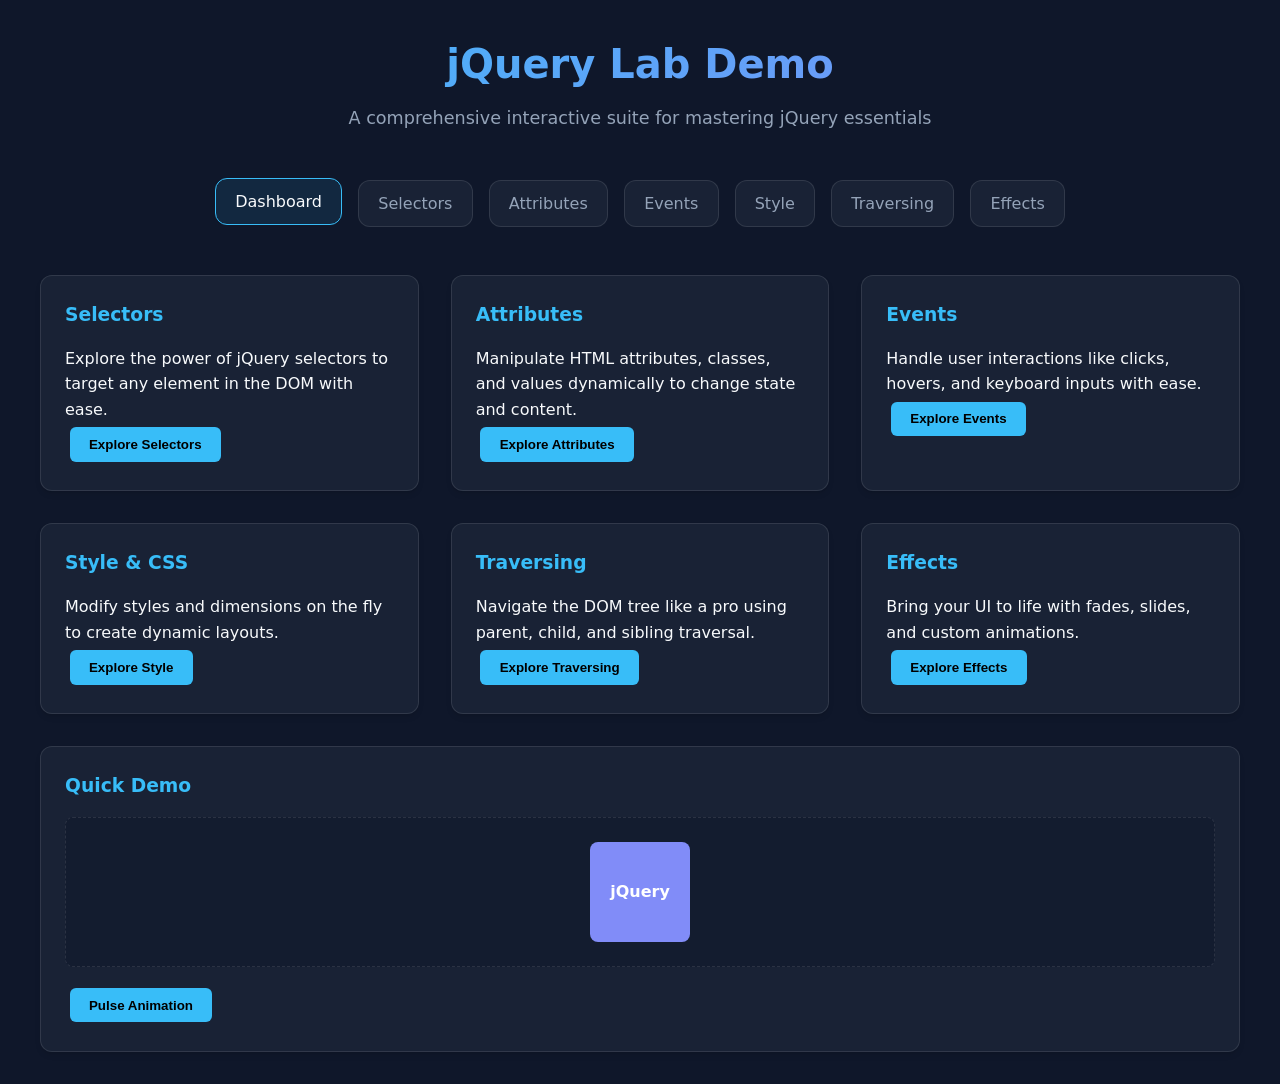
<file: index.html>
<!DOCTYPE html>
<html lang="en">
<head>
  <meta charset="UTF-8">
  <meta name="viewport" content="width=device-width, initial-scale=1.0">
  <title>jQuery Lab | Dashboard</title>
  <link rel="stylesheet" href="styles.css">
  <script src="https://code.jquery.com/jquery-3.6.0.min.js"></script>
</head>
<body>
  <div class="container">
    <header>
      <h1>jQuery Lab Demo</h1>
      <p class="subtitle">A comprehensive interactive suite for mastering jQuery essentials</p>
    </header>

    <nav>
      <a href="index.html" class="active">Dashboard</a>
      <a href="selectors.html">Selectors</a>
      <a href="attributes.html">Attributes</a>
      <a href="events.html">Events</a>
      <a href="style.html">Style</a>
      <a href="traversing.html">Traversing</a>
      <a href="effects.html">Effects</a>
    </nav>

    <div class="grid">
      <div class="card">
        <h3>Selectors</h3>
        <p>Explore the power of jQuery selectors to target any element in the DOM with ease.</p>
        <button onclick="location.href='selectors.html'">Explore Selectors</button>
      </div>

      <div class="card">
        <h3>Attributes</h3>
        <p>Manipulate HTML attributes, classes, and values dynamically to change state and content.</p>
        <button onclick="location.href='attributes.html'">Explore Attributes</button>
      </div>

      <div class="card">
        <h3>Events</h3>
        <p>Handle user interactions like clicks, hovers, and keyboard inputs with ease.</p>
        <button onclick="location.href='events.html'">Explore Events</button>
      </div>

      <div class="card">
        <h3> Style & CSS</h3>
        <p>Modify styles and dimensions on the fly to create dynamic layouts.</p>
        <button onclick="location.href='style.html'">Explore Style</button>
      </div>

      <div class="card">
        <h3> Traversing</h3>
        <p>Navigate the DOM tree like a pro using parent, child, and sibling traversal.</p>
        <button onclick="location.href='traversing.html'">Explore Traversing</button>
      </div>

      <div class="card">
        <h3> Effects</h3>
        <p>Bring your UI to life with fades, slides, and custom animations.</p>
        <button onclick="location.href='effects.html'">Explore Effects</button>
      </div>
    </div>

    <div class="card" style="margin-top: 2rem;">
      <h3> Quick Demo</h3>
      <div class="demo-area">
        <div id="target-box">jQuery</div>
      </div>
      <button id="demoBtn">Pulse Animation</button>
     
    </div>
  </div>

  <script>
    $(document).ready(function() {
      $("#demoBtn").click(function() {
        $("#target-box")
          .animate({ width: "150px", height: "150px", fontSize: "2rem" }, 500)
          .animate({ width: "100px", height: "100px", fontSize: "1rem" }, 500);
      });
    });
  </script>
</body>
</html>
</file>
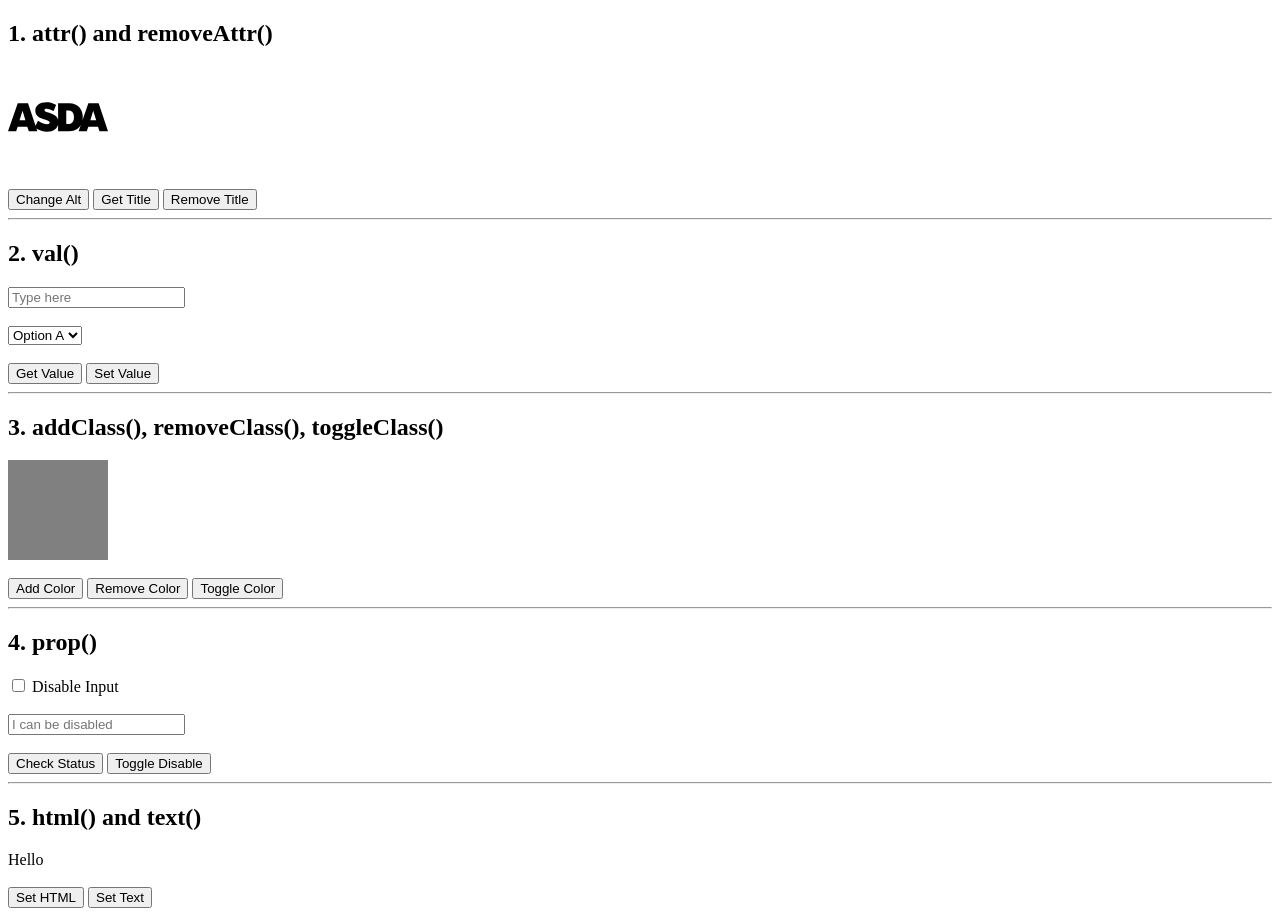
<file: attributes.html>
<!DOCTYPE html>
<html>
<head>
  <title>Simple jQuery Attributes</title>

  <!-- jQuery -->
  <script src="https://code.jquery.com/jquery-3.6.0.min.js"></script>

  <style>
    /* Box default style */
    #box {
      width: 100px;
      height: 100px;
      background: gray;
    }

    /* Class to add */
    .red {
      background: red;
    }
  </style>
</head>

<body>

<h2>1. attr() and removeAttr()</h2>
<img id="img" src="asda.svg" alt="Sample Image" title="My Image" width="100">

<br><br>
<button id="setAttr">Change Alt</button>
<button id="getAttr">Get Title</button>
<button id="removeAttr">Remove Title</button>

<hr>

<h2>2. val()</h2>
<input type="text" id="inputBox" placeholder="Type here">
<br><br>

<select id="selectBox">
  <option value="A">Option A</option>
  <option value="B">Option B</option>
</select>

<br><br>
<button id="getVal">Get Value</button>
<button id="setVal">Set Value</button>

<hr>

<h2>3. addClass(), removeClass(), toggleClass()</h2>

<!-- ✅ FIXED (no inline background) -->
<div id="box"></div>

<br>
<button id="addClass">Add Color</button>
<button id="removeClass">Remove Color</button>
<button id="toggleClass">Toggle Color</button>

<hr>

<h2>4. prop()</h2>
<input type="checkbox" id="check"> Disable Input
<br><br>

<input type="text" id="textInput" placeholder="I can be disabled">

<br><br>
<button id="checkProp">Check Status</button>
<button id="toggleProp">Toggle Disable</button>

<hr>

<h2>5. html() and text()</h2>
<div id="content">Hello</div>

<br>
<button id="setHTML">Set HTML</button>
<button id="setText">Set Text</button>

<script>
$(document).ready(function(){

  // 1. ATTR
  $("#setAttr").click(function(){
    $("#img").attr("alt","New Alt Text");
    alert("Alt changed");
  });

  $("#getAttr").click(function(){
    alert($("#img").attr("title"));
  });

  $("#removeAttr").click(function(){
    $("#img").removeAttr("title");
    alert("Title removed");
  });

  // 2. VAL
  $("#getVal").click(function(){
    alert("Input: " + $("#inputBox").val());
  });

  $("#setVal").click(function(){
    $("#inputBox").val("Hello!");
  });

  // 3. CLASS
  $("#addClass").click(function(){
    $("#box").addClass("red");
  });

  $("#removeClass").click(function(){
    $("#box").removeClass("red");
  });

  $("#toggleClass").click(function(){
    $("#box").toggleClass("red");
  });

  // 4. PROP
  $("#checkProp").click(function(){
    alert($("#check").prop("checked"));
  });

  $("#toggleProp").click(function(){
    let status = $("#textInput").prop("disabled");
    $("#textInput").prop("disabled", !status);
  });

  // 5. HTML & TEXT
  $("#setHTML").click(function(){
    $("#content").html("<b>Bold Text</b>");
  });

  $("#setText").click(function(){
    $("#content").text("<b>This is plain text</b>");
  });

});
</script>

</body>
</html>
</file>
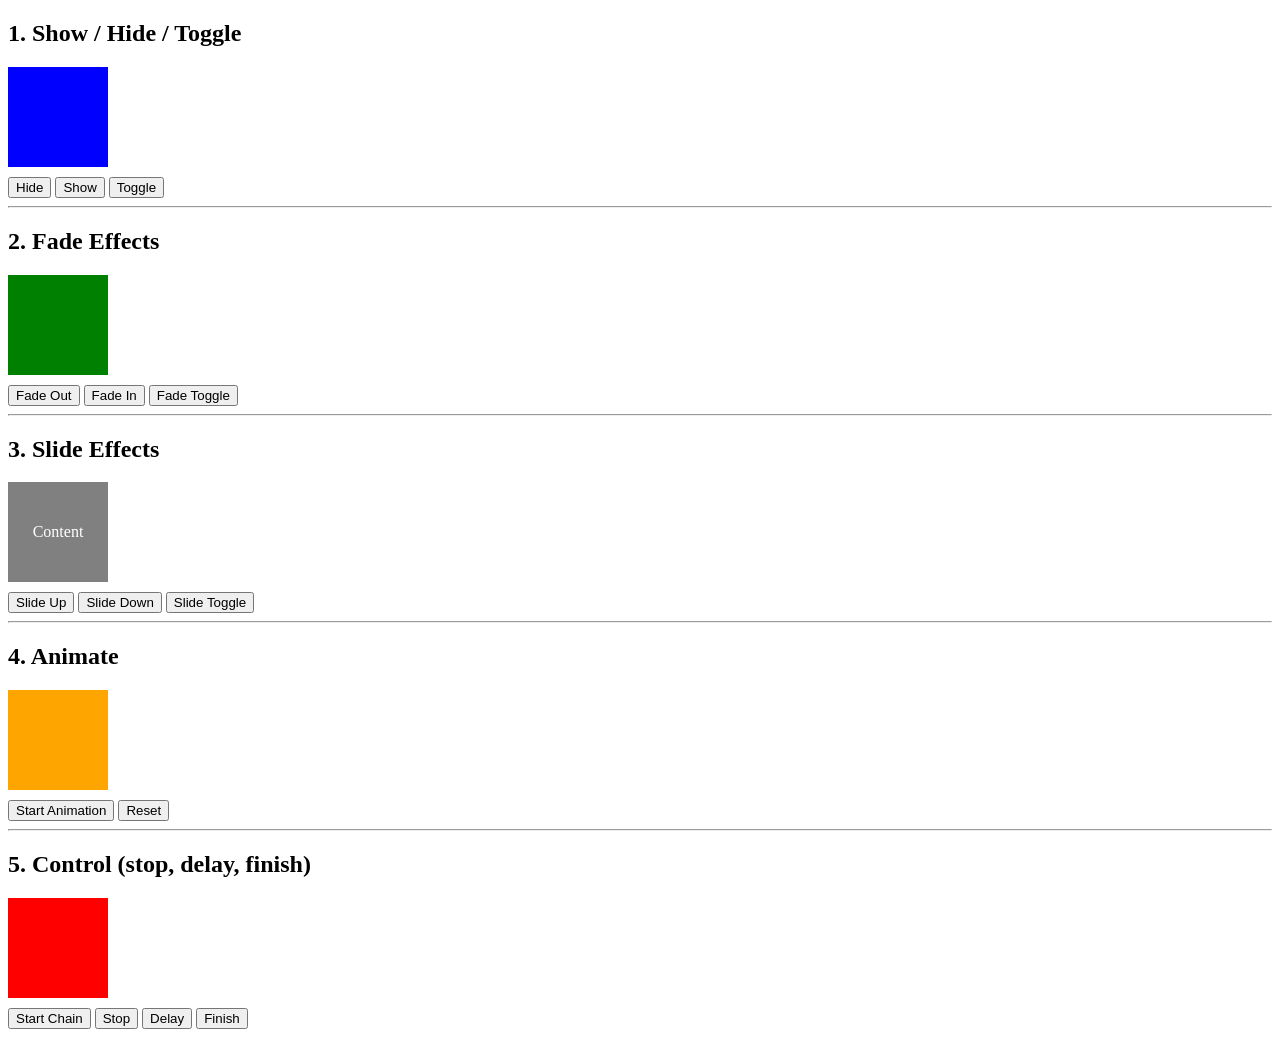
<file: effects.html>
<!DOCTYPE html>
<html>
<head>
  <title>Simple jQuery Effects</title>

  <!-- jQuery -->
  <script src="https://code.jquery.com/jquery-3.6.0.min.js"></script>

  <style>
    .box {
      width: 100px;
      height: 100px;
      margin: 10px 0;
    }

    #basicBox { background: blue; }
    #fadeBox { background: green; }
    #slideBox { background: gray; text-align:center; color:white; line-height:100px; }
    #animBox {
      background: orange;
      position: relative;
    }
    #controlBox { background: red; }
  </style>
</head>

<body>

<h2>1. Show / Hide / Toggle</h2>
<div id="basicBox" class="box"></div>

<button id="hide">Hide</button>
<button id="show">Show</button>
<button id="toggle">Toggle</button>

<hr>

<h2>2. Fade Effects</h2>
<div id="fadeBox" class="box"></div>

<button id="fadeOut">Fade Out</button>
<button id="fadeIn">Fade In</button>
<button id="fadeToggle">Fade Toggle</button>

<hr>

<h2>3. Slide Effects</h2>
<div id="slideBox" class="box">Content</div>

<button id="slideUp">Slide Up</button>
<button id="slideDown">Slide Down</button>
<button id="slideToggle">Slide Toggle</button>

<hr>

<h2>4. Animate</h2>
<div id="animBox" class="box"></div>

<button id="animate">Start Animation</button>
<button id="reset">Reset</button>

<hr>

<h2>5. Control (stop, delay, finish)</h2>
<div id="controlBox" class="box"></div>

<button id="chain">Start Chain</button>
<button id="stop">Stop</button>
<button id="delay">Delay</button>
<button id="finish">Finish</button>

<script>
$(document).ready(function(){

  // 1. Show Hide Toggle
  $("#hide").click(function(){
    $("#basicBox").hide(500);
  });

  $("#show").click(function(){
    $("#basicBox").show(500);
  });

  $("#toggle").click(function(){
    $("#basicBox").toggle(500);
  });

  // 2. Fade
  $("#fadeOut").click(function(){
    $("#fadeBox").fadeOut(800);
  });

  $("#fadeIn").click(function(){
    $("#fadeBox").fadeIn(800);
  });

  $("#fadeToggle").click(function(){
    $("#fadeBox").fadeToggle(800);
  });

  // 3. Slide
  $("#slideUp").click(function(){
    $("#slideBox").slideUp(600);
  });

  $("#slideDown").click(function(){
    $("#slideBox").slideDown(600);
  });

  $("#slideToggle").click(function(){
    $("#slideBox").slideToggle(600);
  });

  // 4. Animate
  $("#animate").click(function(){
    $("#animBox").animate({left: "200px"}, 1000)
                 .animate({top: "50px"}, 500)
                 .animate({opacity: 0.5}, 500);
  });

  $("#reset").click(function(){
    $("#animBox").stop(true,true)
                 .css({left:"0px", top:"0px", opacity:1});
  });

  // 5. Control
  $("#chain").click(function(){
    $("#controlBox")
      .slideUp(1000)
      .slideDown(1000)
      .fadeOut(1000)
      .fadeIn(1000);
  });

  $("#stop").click(function(){
    $("#controlBox").stop();
  });

  $("#delay").click(function(){
    $("#controlBox")
      .delay(1000)
      .fadeOut(1000)
      .fadeIn(500);
  });

  $("#finish").click(function(){
    $("#controlBox").finish();
  });

});
</script>

</body>
</html>
</file>
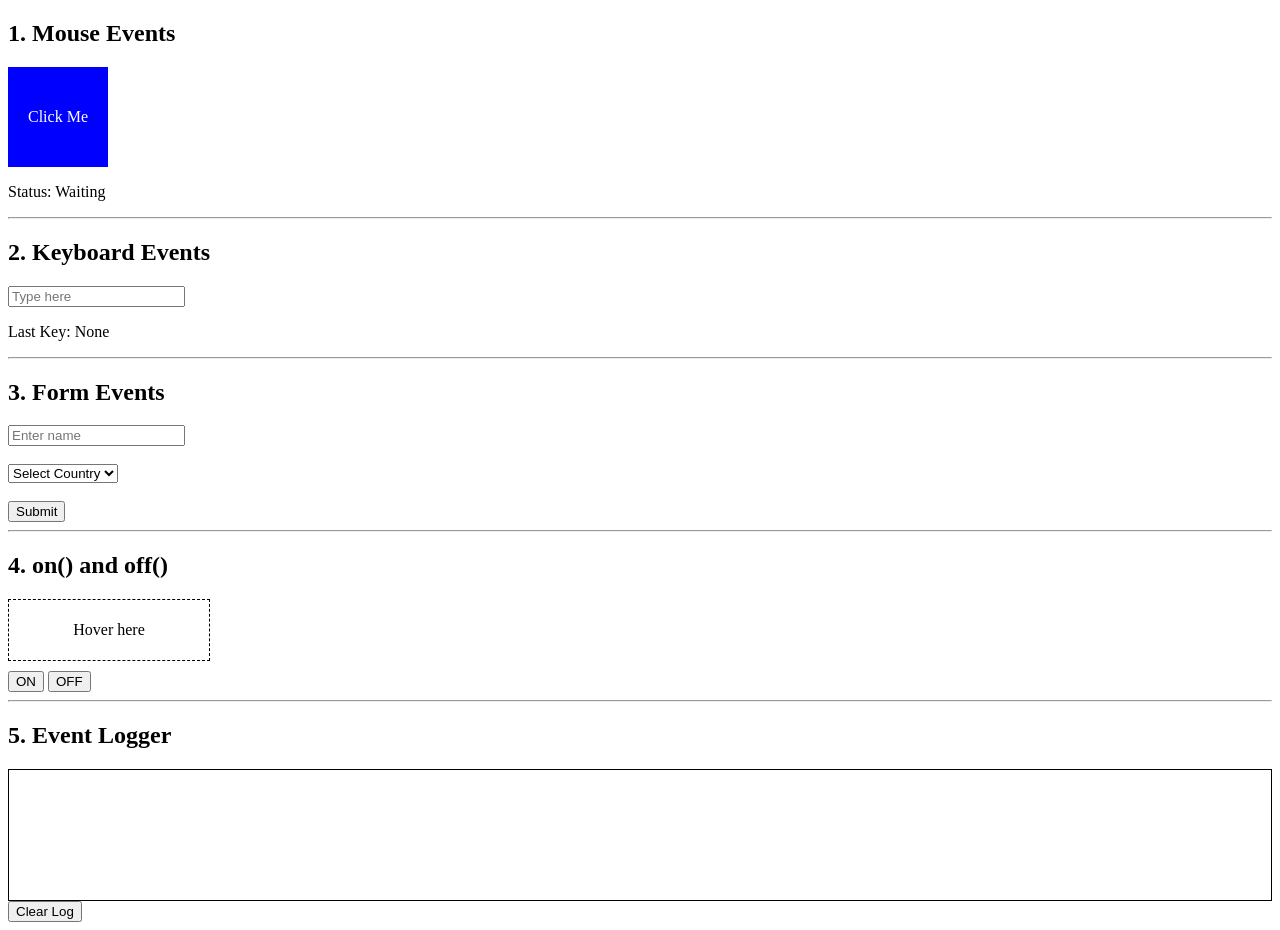
<file: events.html>
<!DOCTYPE html>
<html>
<head>
  <title>Simple jQuery Events</title>

  <!-- jQuery -->
  <script src="https://code.jquery.com/jquery-3.6.0.min.js"></script>

  <style>
    .box {
      width: 100px;
      height: 100px;
      background: blue;
      color: white;
      display: flex;
      align-items: center;
      justify-content: center;
      cursor: pointer;
      margin-bottom: 10px;
    }

    #dynamicArea {
      width: 200px;
      height: 60px;
      border: 1px dashed black;
      display: flex;
      align-items: center;
      justify-content: center;
      margin-bottom: 10px;
    }

    #eventLogger {
      border: 1px solid black;
      height: 120px;
      overflow-y: auto;
      padding: 5px;
      margin-top: 10px;
    }
  </style>
</head>

<body>

<h2>1. Mouse Events</h2>
<div id="mouseBox" class="box">Click Me</div>
<p id="mouseStatus">Status: Waiting</p>

<hr>

<h2>2. Keyboard Events</h2>
<input type="text" id="keyboardInput" placeholder="Type here">
<p id="keyboardStatus">Last Key: None</p>

<hr>

<h2>3. Form Events</h2>
<form id="form">
  <input type="text" id="name" placeholder="Enter name"><br><br>

  <select id="country">
    <option value="">Select Country</option>
    <option value="India">India</option>
    <option value="USA">USA</option>
  </select><br><br>

  <button type="submit">Submit</button>
</form>

<hr>

<h2>4. on() and off()</h2>
<div id="dynamicArea">Hover here</div>

<button id="onBtn">ON</button>
<button id="offBtn">OFF</button>

<hr>

<h2>5. Event Logger</h2>
<div id="eventLogger"></div>
<button id="clearLog">Clear Log</button>

<script>

// function to log events
function log(msg){
  $("#eventLogger").prepend("<div>" + msg + "</div>");
}

$(document).ready(function(){

  // 1. Mouse Events
  $("#mouseBox").click(function(){
    log("Clicked");
  });

  $("#mouseBox").dblclick(function(){
    log("Double Clicked");
  });

  $("#mouseBox").mouseenter(function(){
    $(this).css("background","green");
    log("Mouse Enter");
  });

  $("#mouseBox").mouseleave(function(){
    $(this).css("background","blue");
    log("Mouse Leave");
  });

  $("#mouseBox").hover(
    function(){
      $("#mouseStatus").text("Hovering");
    },
    function(){
      $("#mouseStatus").text("Not Hovering");
    }
  );

  // 2. Keyboard Events
  $("#keyboardInput").keydown(function(e){
    log("KeyDown: " + e.key);
  });

  $("#keyboardInput").keyup(function(e){
    $("#keyboardStatus").text("Last Key: " + e.key);
  });

  // 3. Form Events
  $("#name").focus(function(){
    $(this).css("border","2px solid green");
    log("Input Focus");
  });

  $("#name").blur(function(){
    $(this).css("border","1px solid black");
    log("Input Blur");
  });

  $("#name").change(function(){
    log("Changed: " + $(this).val());
  });

  $("#country").change(function(){
    log("Country: " + $(this).val());
  });

  $("#form").submit(function(e){
    e.preventDefault();
    alert("Form Submitted");
    log("Form Submitted");
  });

  // 4. on() and off()
  $("#onBtn").click(function(){
    $("#dynamicArea").on({
      mouseenter: function(){
        $(this).css("background","lightgreen").text("Mouse In");
        log("on(): Enter");
      },
      mouseleave: function(){
        $(this).css("background","white").text("Mouse Out");
        log("on(): Leave");
      },
      click: function(){
        alert("Clicked using on()");
        log("on(): Click");
      }
    });
  });

  $("#offBtn").click(function(){
    $("#dynamicArea").off();
    $("#dynamicArea").text("Events Removed").css("background","white");
    log("Events Removed");
  });

  // 5. Clear Log
  $("#clearLog").click(function(){
    $("#eventLogger").empty();
  });

});

</script>

</body>
</html>
</file>
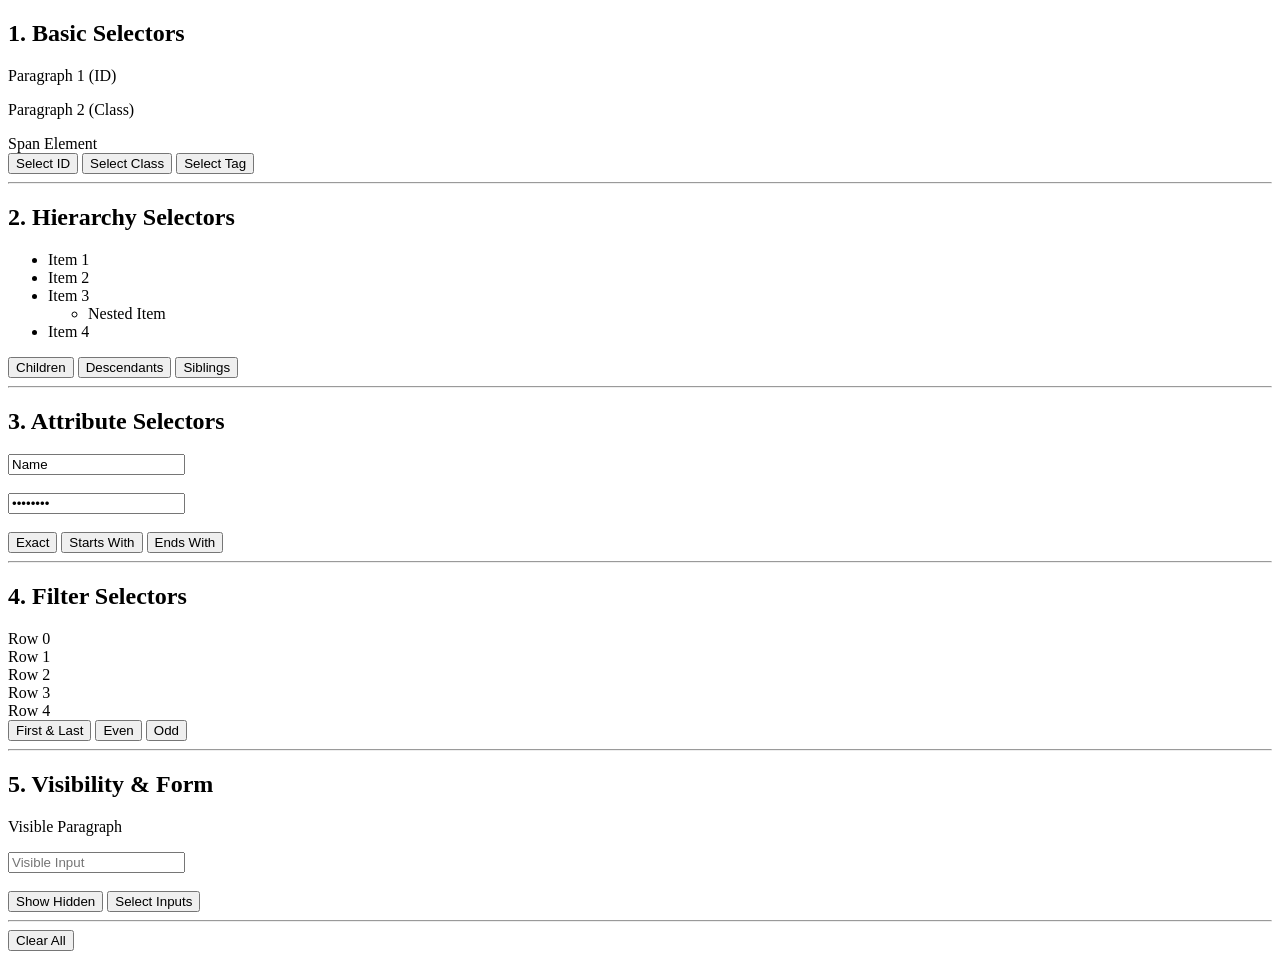
<file: selectors.html>
<!DOCTYPE html>
<html>
<head>
  <title>Simple jQuery Selectors</title>

  <!-- jQuery -->
  <script src="https://code.jquery.com/jquery-3.6.0.min.js"></script>

  <style>
    .highlight {
      background: yellow;
    }

    .box {
      margin: 10px 0;
    }
  </style>
</head>

<body>

<h2>1. Basic Selectors</h2>
<p id="firstP">Paragraph 1 (ID)</p>
<p class="testClass">Paragraph 2 (Class)</p>
<span>Span Element</span>

<br>
<button id="idBtn">Select ID</button>
<button id="classBtn">Select Class</button>
<button id="tagBtn">Select Tag</button>

<hr>

<h2>2. Hierarchy Selectors</h2>
<ul id="parent">
  <li>Item 1</li>
  <li>Item 2</li>
  <li class="middle">Item 3
    <ul>
      <li>Nested Item</li>
    </ul>
  </li>
  <li>Item 4</li>
</ul>

<button id="childBtn">Children</button>
<button id="descBtn">Descendants</button>
<button id="sibBtn">Siblings</button>

<hr>

<h2>3. Attribute Selectors</h2>
<input type="text" name="user-name" value="Name"><br><br>
<input type="password" name="user-pass" value="Password"><br><br>

<button id="exactBtn">Exact</button>
<button id="startBtn">Starts With</button>
<button id="endBtn">Ends With</button>

<hr>

<h2>4. Filter Selectors</h2>
<div id="rows">
  <div>Row 0</div>
  <div>Row 1</div>
  <div>Row 2</div>
  <div>Row 3</div>
  <div>Row 4</div>
</div>

<button id="firstBtn">First & Last</button>
<button id="evenBtn">Even</button>
<button id="oddBtn">Odd</button>

<hr>

<h2>5. Visibility & Form</h2>
<p>Visible Paragraph</p>
<p style="display:none;">Hidden Paragraph</p>

<input type="text" placeholder="Visible Input">
<input type="hidden" value="Secret">

<br><br>
<button id="showHidden">Show Hidden</button>
<button id="inputBtn">Select Inputs</button>

<hr>

<button id="clear">Clear All</button>

<script>

function clearAll(){
  $(".highlight").removeClass("highlight");
}

$(document).ready(function(){

  // 1. Basic
  $("#idBtn").click(function(){
    clearAll();
    $("#firstP").addClass("highlight");
  });

  $("#classBtn").click(function(){
    clearAll();
    $(".testClass").addClass("highlight");
  });

  $("#tagBtn").click(function(){
    clearAll();
    $("span").addClass("highlight");
  });

  // 2. Hierarchy
  $("#childBtn").click(function(){
    clearAll();
    $("#parent > li").addClass("highlight");
  });

  $("#descBtn").click(function(){
    clearAll();
    $("#parent li").addClass("highlight");
  });

  $("#sibBtn").click(function(){
    clearAll();
    $(".middle ~ li").addClass("highlight");
  });

  // 3. Attribute
  $("#exactBtn").click(function(){
    clearAll();
    $('input[name="user-name"]').addClass("highlight");
  });

  $("#startBtn").click(function(){
    clearAll();
    $('input[name^="user-"]').addClass("highlight");
  });

  $("#endBtn").click(function(){
    clearAll();
    $('input[name$="pass"]').addClass("highlight");
  });

  // 4. Filters
  $("#firstBtn").click(function(){
    clearAll();
    $("#rows div:first, #rows div:last").addClass("highlight");
  });

  $("#evenBtn").click(function(){
    clearAll();
    $("#rows div:even").addClass("highlight");
  });

  $("#oddBtn").click(function(){
    clearAll();
    $("#rows div:odd").addClass("highlight");
  });

  // 5. Visibility
  $("#showHidden").click(function(){
    $("p:hidden").show().addClass("highlight");
  });

  $("#inputBtn").click(function(){
    clearAll();
    $(":input").addClass("highlight");
  });

  // Clear
  $("#clear").click(function(){
    clearAll();
  });

});

</script>

</body>
</html>
</file>
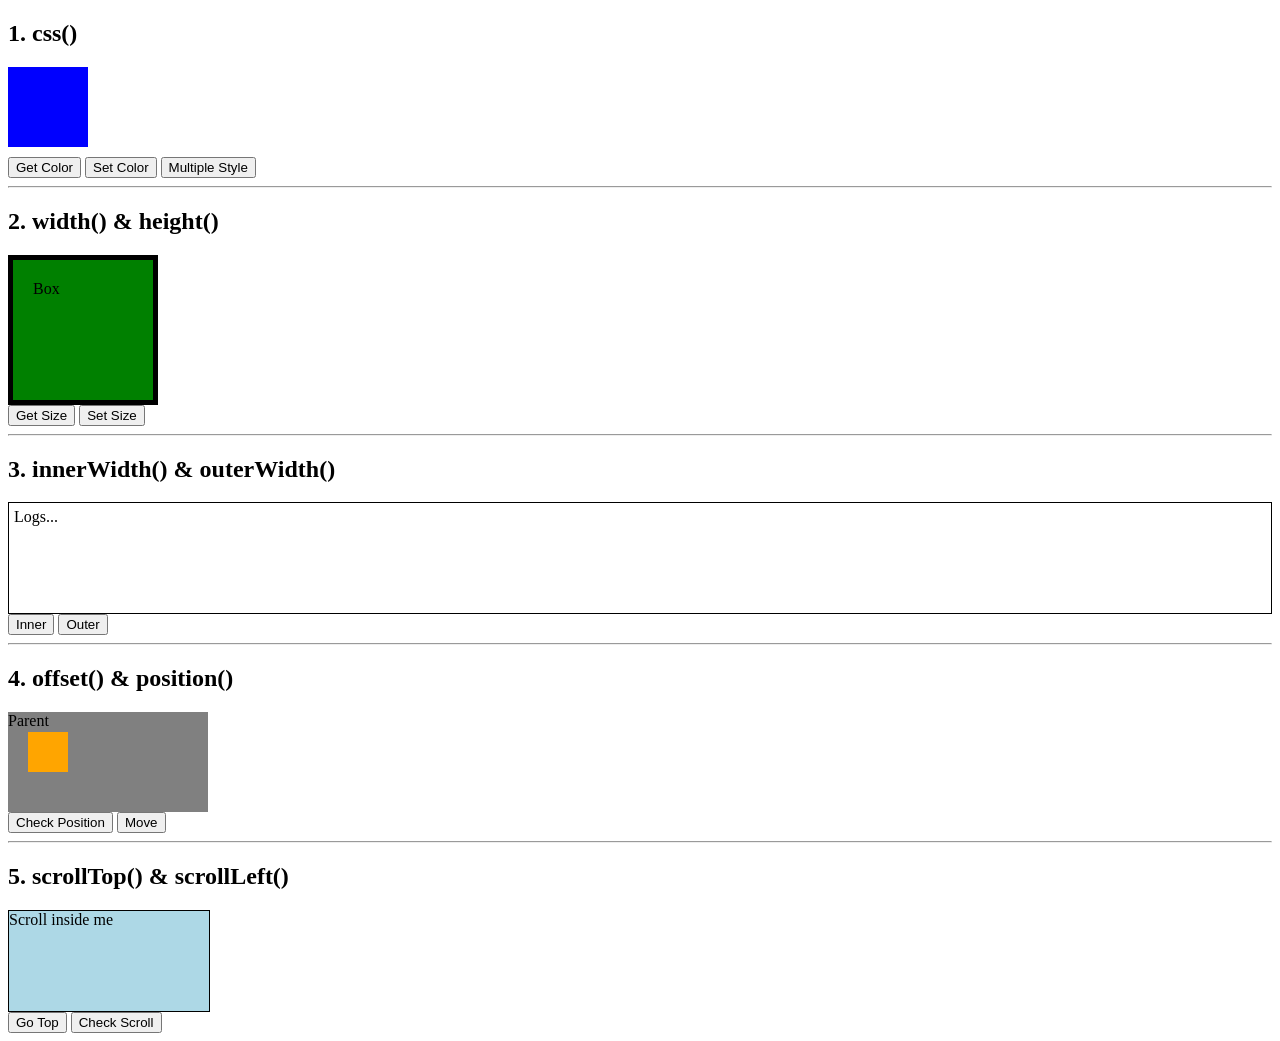
<file: style.html>
<!DOCTYPE html>
<html>
<head>
  <title>Simple jQuery Style</title>

  <!-- jQuery -->
  <script src="https://code.jquery.com/jquery-3.6.0.min.js"></script>

  <style>
    .box {
      width: 80px;
      height: 80px;
      margin: 10px 0;
    }

    #cssBox { background: blue; }
    #dimBox {
      width: 100px;
      height: 100px;
      background: green;
      padding: 20px;
      border: 5px solid black;
    }

    #parentBox {
      width: 200px;
      height: 100px;
      background: gray;
      position: relative;
      margin-top: 10px;
    }

    #childBox {
      width: 40px;
      height: 40px;
      background: orange;
      position: absolute;
      top: 20px;
      left: 20px;
    }

    #scrollBox {
      width: 200px;
      height: 100px;
      overflow: scroll;
      border: 1px solid black;
    }

    #bigContent {
      width: 500px;
      height: 500px;
      background: lightblue;
    }

    #log {
      border: 1px solid black;
      height: 100px;
      overflow-y: auto;
      padding: 5px;
      margin-top: 10px;
    }
  </style>
</head>

<body>

<h2>1. css()</h2>
<div id="cssBox" class="box"></div>

<button id="getCss">Get Color</button>
<button id="setCss">Set Color</button>
<button id="multiCss">Multiple Style</button>

<hr>

<h2>2. width() & height()</h2>
<div id="dimBox">Box</div>

<button id="getWH">Get Size</button>
<button id="setWH">Set Size</button>

<hr>

<h2>3. innerWidth() & outerWidth()</h2>
<div id="log">Logs...</div>

<button id="innerBtn">Inner</button>
<button id="outerBtn">Outer</button>

<hr>

<h2>4. offset() & position()</h2>
<div id="parentBox">
  Parent
  <div id="childBox"></div>
</div>

<button id="getPos">Check Position</button>
<button id="move">Move</button>

<hr>

<h2>5. scrollTop() & scrollLeft()</h2>
<div id="scrollBox">
  <div id="bigContent">Scroll inside me</div>
</div>

<button id="scrollTopBtn">Go Top</button>
<button id="checkScroll">Check Scroll</button>

<script>
$(document).ready(function(){

  // 1. CSS
  $("#getCss").click(function(){
    alert($("#cssBox").css("background-color"));
  });

  $("#setCss").click(function(){
    $("#cssBox").css("background","red");
  });

  $("#multiCss").click(function(){
    $("#cssBox").css({
      "border":"3px solid black",
      "transform":"rotate(30deg)"
    });
  });

  // 2. width height
  $("#getWH").click(function(){
    alert("Width: " + $("#dimBox").width() +
          "\nHeight: " + $("#dimBox").height());
  });

  $("#setWH").click(function(){
    $("#dimBox").width(150).height(150);
  });

  // 3. inner outer
  $("#innerBtn").click(function(){
    let w = $("#dimBox").innerWidth();
    let h = $("#dimBox").innerHeight();
    $("#log").prepend("<div>Inner: " + w + " x " + h + "</div>");
  });

  $("#outerBtn").click(function(){
    let w = $("#dimBox").outerWidth();
    let h = $("#dimBox").outerHeight();
    $("#log").prepend("<div>Outer: " + w + " x " + h + "</div>");
  });

  // 4. position
  $("#getPos").click(function(){
    let off = $("#childBox").offset();
    let pos = $("#childBox").position();

    alert("Offset: " + off.top + "," + off.left +
          "\nPosition: " + pos.top + "," + pos.left);
  });

  $("#move").click(function(){
    $("#childBox").offset({top:300,left:100});
  });

  // 5. scroll
  $("#scrollTopBtn").click(function(){
    $("#scrollBox").scrollTop(0).scrollLeft(0);
  });

  $("#checkScroll").click(function(){
    alert("Top: " + $("#scrollBox").scrollTop() +
          "\nLeft: " + $("#scrollBox").scrollLeft());
  });

});
</script>

</body>
</html>
</file>
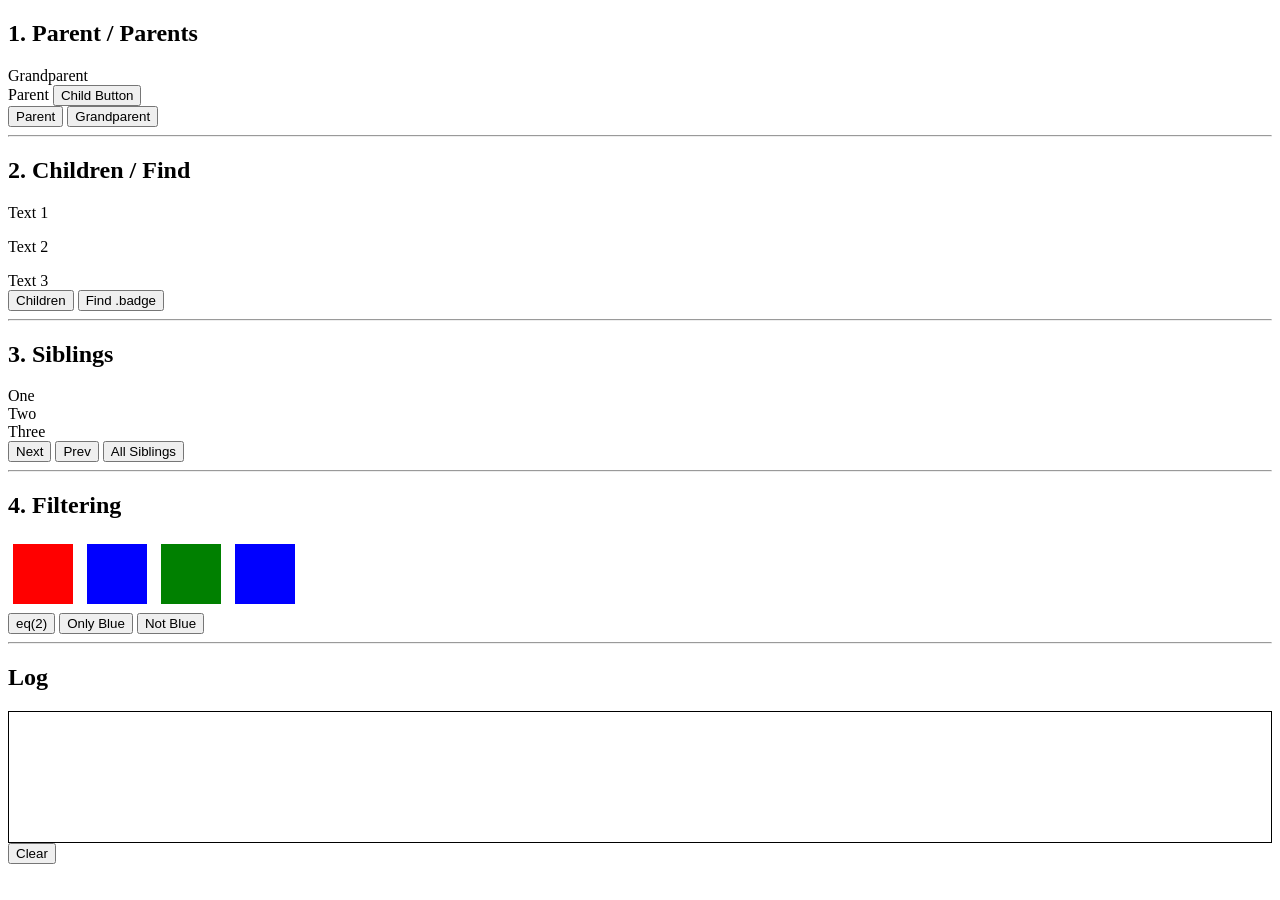
<file: traversing.html>
<!DOCTYPE html>
<html>
<head>
  <title>Simple jQuery Traversing</title>

  <!-- jQuery -->
  <script src="https://code.jquery.com/jquery-3.6.0.min.js"></script>

  <style>
    .highlight {
      background: yellow;
    }

    .box {
      width: 60px;
      height: 60px;
      margin: 5px;
      display: inline-block;
    }

    .blue { background: blue; }
    .red { background: red; }
    .green { background: green; }

    #log {
      border: 1px solid black;
      height: 120px;
      overflow-y: auto;
      margin-top: 10px;
      padding: 5px;
    }
  </style>
</head>

<body>

<h2>1. Parent / Parents</h2>
<div id="grandparent">
  Grandparent
  <div id="parent">
    Parent
    <button id="childBtn">Child Button</button>
  </div>
</div>

<button id="parentBtn">Parent</button>
<button id="parentsBtn">Grandparent</button>

<hr>

<h2>2. Children / Find</h2>
<div id="descDemo">
  <p>Text 1</p>
  <p class="badge">Text 2</p>
  <span class="badge">Text 3</span>
</div>

<button id="childrenBtn">Children</button>
<button id="findBtn">Find .badge</button>

<hr>

<h2>3. Siblings</h2>
<div id="sibDemo">
  <div>One</div>
  <div class="middle">Two</div>
  <div>Three</div>
</div>

<button id="nextBtn">Next</button>
<button id="prevBtn">Prev</button>
<button id="siblingsBtn">All Siblings</button>

<hr>

<h2>4. Filtering</h2>
<div id="filterDemo">
  <div class="box red"></div>
  <div class="box blue"></div>
  <div class="box green"></div>
  <div class="box blue"></div>
</div>

<button id="eqBtn">eq(2)</button>
<button id="filterBtn">Only Blue</button>
<button id="notBtn">Not Blue</button>

<hr>

<h2>Log</h2>
<div id="log"></div>
<button id="clear">Clear</button>

<script>

function highlight(el, text){
  $(".highlight").removeClass("highlight");
  el.addClass("highlight");
  $("#log").prepend("<div>" + text + "</div>");
}

$(document).ready(function(){

  // 1. Parent
  $("#parentBtn").click(function(){
    highlight($("#childBtn").parent(), "parent()");
  });

  $("#parentsBtn").click(function(){
    highlight($("#childBtn").parents("#grandparent"), "parents()");
  });

  // 2. Children / Find
  $("#childrenBtn").click(function(){
    highlight($("#descDemo").children(), "children()");
  });

  $("#findBtn").click(function(){
    highlight($("#descDemo").find(".badge"), "find(.badge)");
  });

  // 3. Siblings
  $("#nextBtn").click(function(){
    highlight($(".middle").next(), "next()");
  });

  $("#prevBtn").click(function(){
    highlight($(".middle").prev(), "prev()");
  });

  $("#siblingsBtn").click(function(){
    highlight($(".middle").siblings(), "siblings()");
  });

  // 4. Filtering
  $("#eqBtn").click(function(){
    highlight($("#filterDemo .box").eq(2), "eq(2)");
  });

  $("#filterBtn").click(function(){
    highlight($("#filterDemo .box").filter(".blue"), "filter(.blue)");
  });

  $("#notBtn").click(function(){
    highlight($("#filterDemo .box").not(".blue"), "not(.blue)");
  });

  // Clear
  $("#clear").click(function(){
    $(".highlight").removeClass("highlight");
    $("#log").empty();
  });

});

</script>

</body>
</html>
</file>
<file: styles.css>
:root {
  --bg-color: #0f172a;
  --card-bg: rgba(30, 41, 59, 0.7);
  --text-primary: #f8fafc;
  --text-secondary: #94a3b8;
  --accent-primary: #38bdf8;
  --accent-secondary: #818cf8;
  --success: #22c55e;
  --danger: #ef4444;
  --border-color: rgba(255, 255, 255, 0.1);
  --radius: 12px;
  --shadow: 0 4px 6px -1px rgb(0 0 0 / 0.1), 0 2px 4px -2px rgb(0 0 0 / 0.1);
  --section-bg: #1e293b;
  --section-border: #334155;
  --exercise-bg: #0f172a;
  --exercise-text: #e2e8f0;
}

* {
  box-sizing: border-box;
  margin: 0;
  padding: 0;
}

body {
  font-family: 'Inter', system-ui, -apple-system, sans-serif;
  background-color: var(--bg-color);
  color: var(--text-primary);
  line-height: 1.6;
  min-height: 100vh;
  padding: 2rem;
}

.container {
  max-width: 1200px;
  margin: 0 auto;
}

header {
  text-align: center;
  margin-bottom: 3rem;
}

h1 {
  font-size: 2.5rem;
  font-weight: 800;
  background: linear-gradient(135deg, var(--accent-primary), var(--accent-secondary));
  -webkit-background-clip: text;
  background-clip: text;
  -webkit-text-fill-color: transparent;
  margin-bottom: 0.5rem;
}

.subtitle {
  color: var(--text-secondary);
  font-size: 1.1rem;
}

nav {
  display: flex;
  justify-content: center;
  gap: 1rem;
  margin-bottom: 3rem;
  flex-wrap: wrap;
}

nav a {
  text-decoration: none;
  color: var(--text-secondary);
  padding: 0.6rem 1.2rem;
  border-radius: var(--radius);
  background: var(--card-bg);
  border: 1px solid var(--border-color);
  transition: all 0.3s ease;
  font-weight: 500;
}

nav a:hover,
nav a.active {
  color: var(--text-primary);
  background: rgba(56, 189, 248, 0.1);
  border-color: var(--accent-primary);
  transform: translateY(-2px);
}

.grid {
  display: grid;
  grid-template-columns: repeat(auto-fit, minmax(350px, 1fr));
  gap: 2rem;
}

.card {
  background: var(--card-bg);
  backdrop-filter: blur(8px);
  border: 1px solid var(--border-color);
  border-radius: var(--radius);
  padding: 1.5rem;
  box-shadow: var(--shadow);
  transition: transform 0.3s ease;
}

.card:hover {
  transform: scale(1.02);
}

.card h3 {
  margin-bottom: 1rem;
  color: var(--accent-primary);
  display: flex;
  align-items: center;
  gap: 0.5rem;
}

.demo-area {
  background: rgba(15, 23, 42, 0.5);
  border-radius: 8px;
  padding: 1rem;
  margin: 1rem 0;
  min-height: 150px;
  display: flex;
  flex-direction: column;
  align-items: center;
  justify-content: center;
  border: 1px dashed var(--border-color);
  position: relative;
  overflow: hidden;
}

button {
  background: var(--accent-primary);
  color: #000;
  border: none;
  padding: 0.6rem 1.2rem;
  border-radius: 6px;
  cursor: pointer;
  font-weight: 600;
  transition: all 0.2s ease;
  margin: 0.3rem;
}

button:hover {
  filter: brightness(1.1);
  transform: translateY(-1px);
}

button.secondary {
  background: var(--card-bg);
  color: var(--text-primary);
  border: 1px solid var(--border-color);
}

button.danger {
  background: var(--danger);
  color: white;
}

input,
select {
  background: var(--bg-color);
  border: 1px solid var(--border-color);
  color: var(--text-primary);
  padding: 0.6rem;
  border-radius: 6px;
  margin-bottom: 0.5rem;
  width: 100%;
}

.code-block {
  background: #000;
  padding: 1rem;
  border-radius: 8px;
  font-family: 'Fira Code', monospace;
  font-size: 0.9rem;
  margin-top: 1rem;
  color: #e2e8f0;
  border: 1px solid var(--border-color);
}

/* Specific elements for demos */
#target-box {
  width: 100px;
  height: 100px;
  background: var(--accent-secondary);
  border-radius: 8px;
  display: flex;
  align-items: center;
  justify-content: center;
  color: white;
  font-weight: bold;
}

.highlight {
  outline: 3px solid var(--accent-primary);
  box-shadow: 0 0 15px var(--accent-primary);
}

.event-log {
  height: 100px;
  overflow-y: auto;
  font-size: 0.8rem;
  background: rgba(0, 0, 0, 0.3);
  padding: 0.5rem;
  border-radius: 4px;
  width: 100%;
  margin-top: 1rem;
}

.log-entry {
  padding: 2px 0;
  border-bottom: 1px solid rgba(255, 255, 255, 0.05);
}

.log-entry .time {
  color: var(--accent-primary);
  margin-right: 5px;
}

/* --- Student-Friendly Exercise Styles --- */
.exercise-container {
  max-width: 900px;
  margin: 0 auto;
  padding: 1rem;
}

.exercise-section {
  background: var(--section-bg);
  border: 1px solid var(--section-border);
  border-radius: 8px;
  padding: 1.5rem;
  margin-bottom: 2rem;
}

.exercise-title {
  font-size: 1.2rem;
  color: var(--accent-primary);
  border-bottom: 1px solid var(--section-border);
  padding-bottom: 0.5rem;
  margin-bottom: 1rem;
}

.demo-box {
  background: rgba(0, 0, 0, 0.2);
  padding: 1.2rem;
  border: 1px dashed var(--section-border);
  border-radius: 6px;
  margin: 1rem 0;
  min-height: 100px;
  display: flex;
  flex-direction: column;
  align-items: center;
  justify-content: center;
}

.control-buttons {
  display: flex;
  flex-wrap: wrap;
  gap: 0.5rem;
  margin-top: 1rem;
}
</file>
